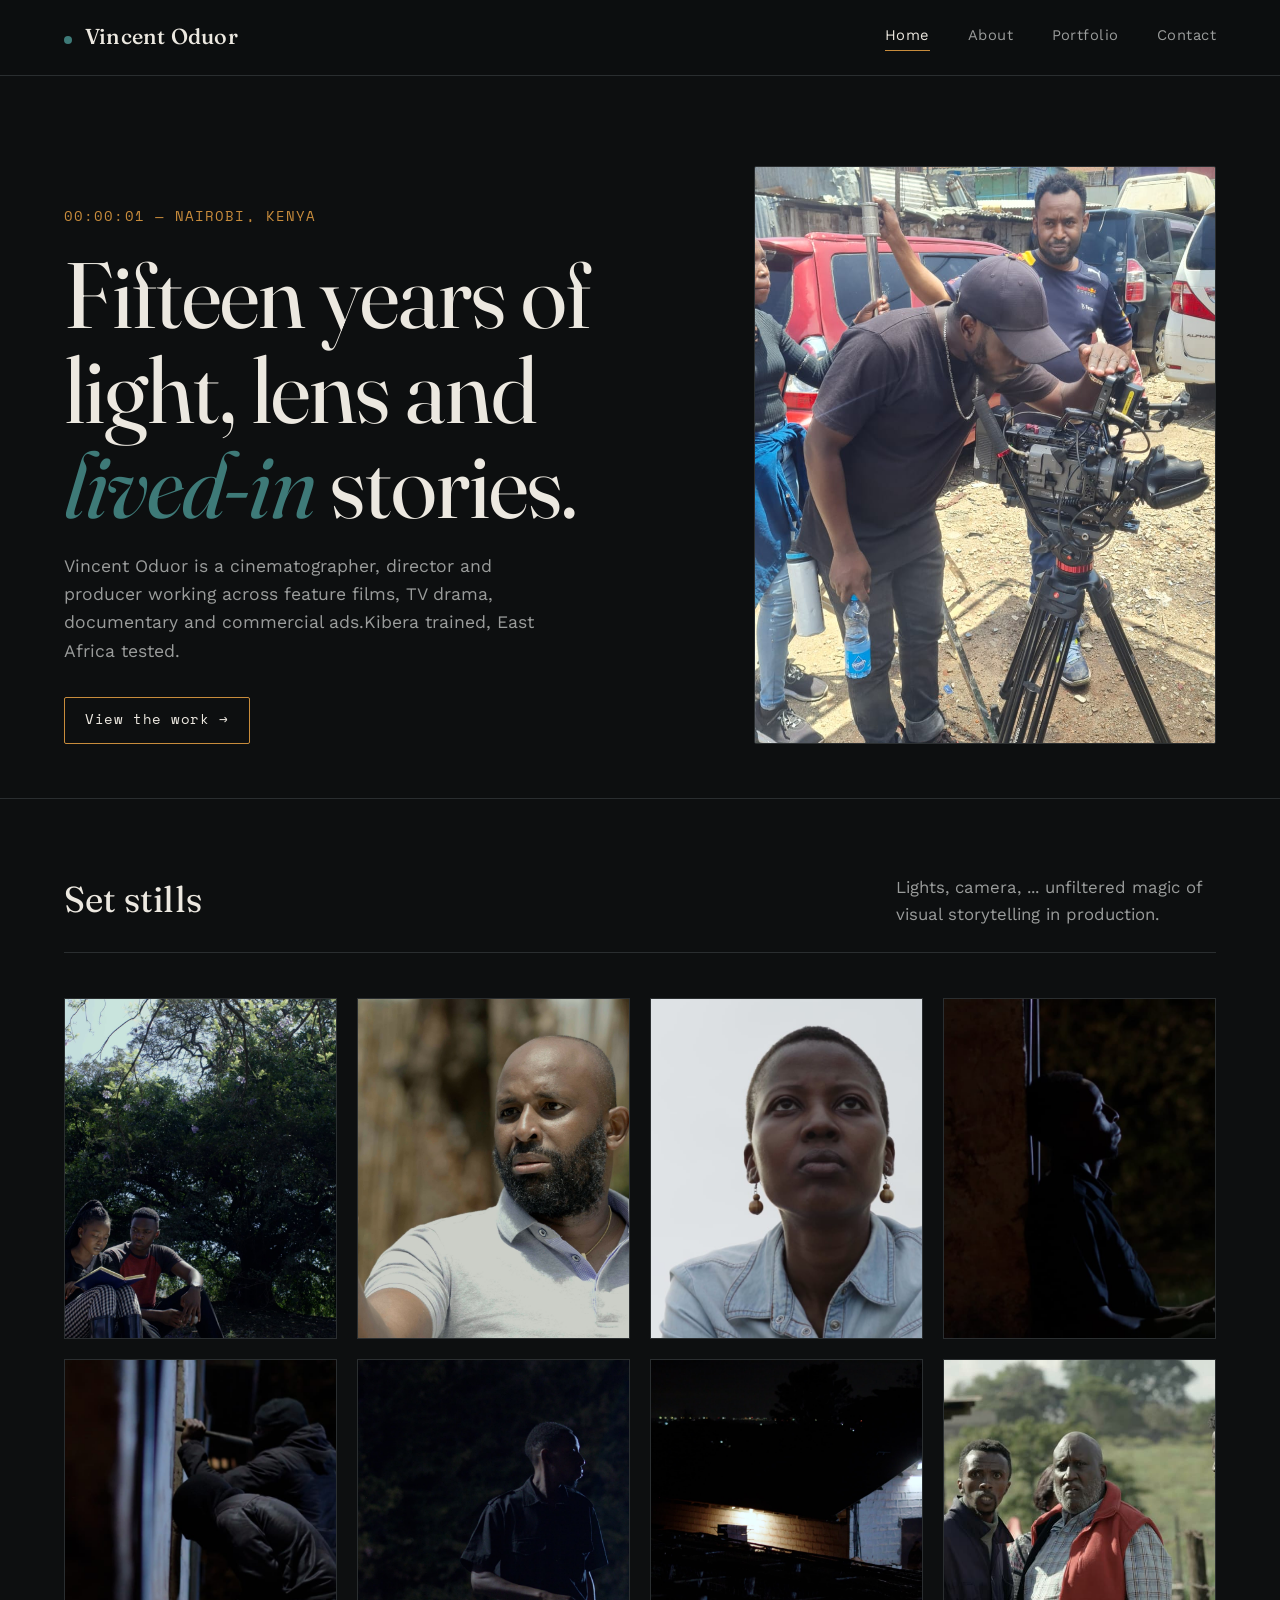
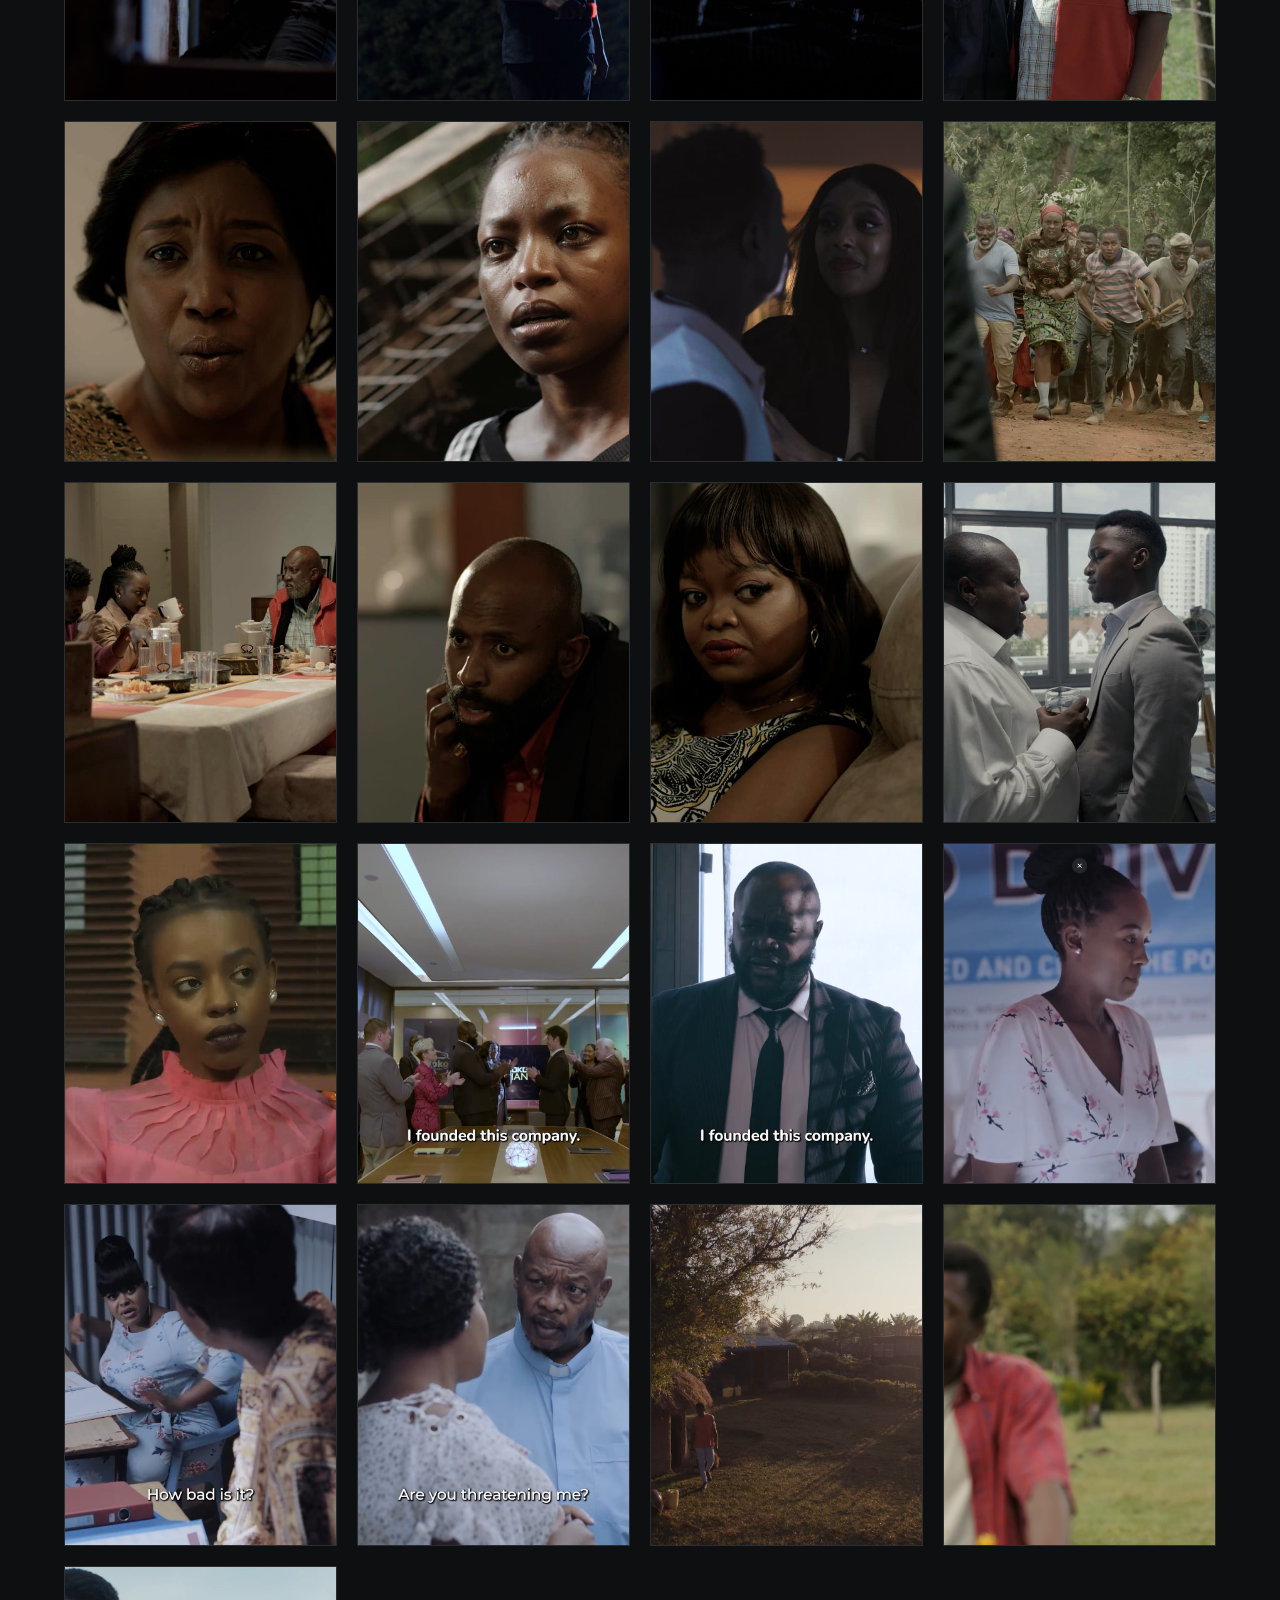
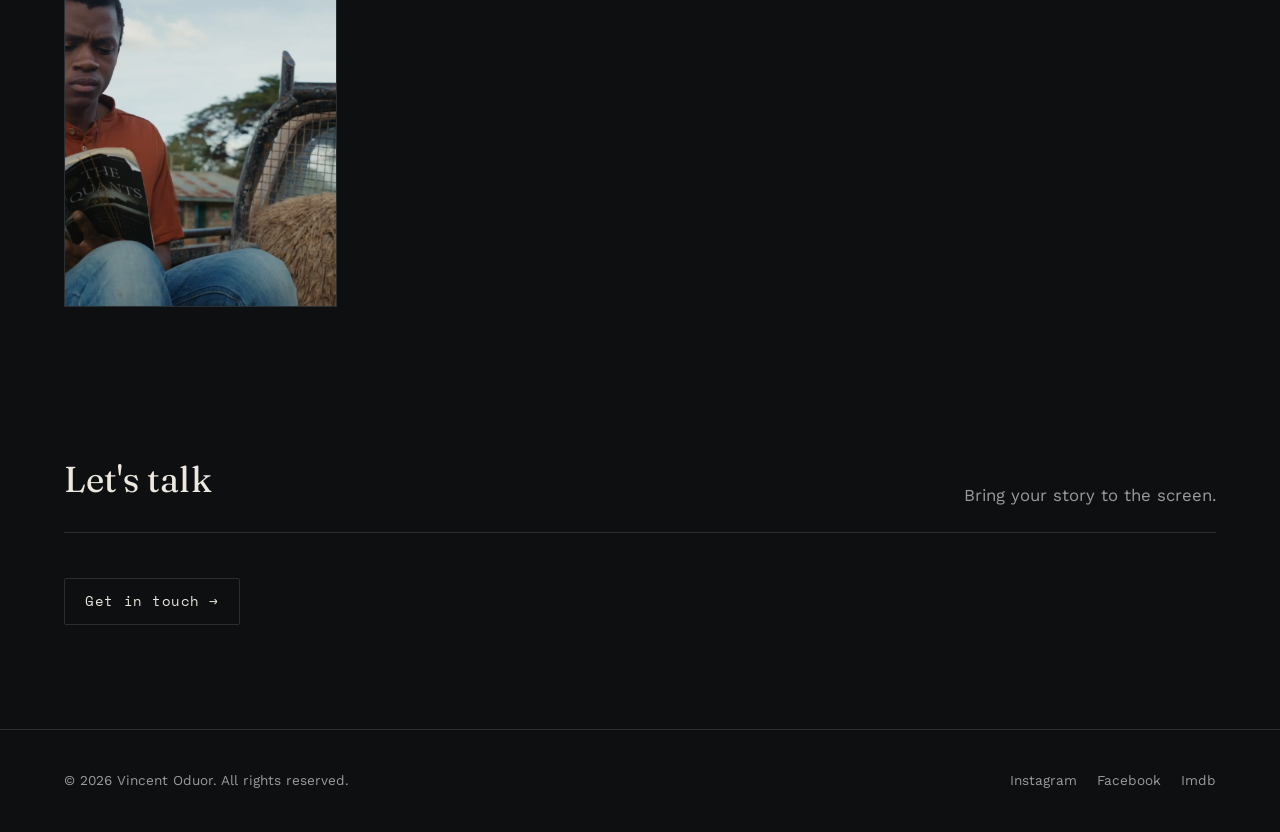
<file: index.html>
<!DOCTYPE html>
<html lang="en-GB">
<head>
<meta charset="UTF-8">
<meta name="viewport" content="width=device-width, initial-scale=1">
<title>Vincent Oduor || Producer, Director & Cinematographer</title>
<meta name="description" content="Kenya-based cinematographer and director specializing in camera operation, lighting, and narrative visual storytelling across feature films, TV series, and commercials.">
<link rel="stylesheet" href="style.css">
</head>
<body>

<header class="site-header">
  <div class="wrap">
    <a href="index.html" class="logo"><span class="rec-dot" aria-hidden="true"></span>Vincent Oduor</a>
    <nav class="main-nav" aria-label="Primary">
      <ul>
        <li><a href="index.html" aria-current="page">Home</a></li>
        <li><a href="about.html">About</a></li>
        <li><a href="portfolio.html">Portfolio</a></li>
        <li><a href="contact.html">Contact</a></li>
      </ul>
    </nav>
    <button class="nav-toggle" aria-label="Toggle menu" aria-expanded="false">☰</button>
  </div>
</header>

<main>
  <section class="hero">
    <div class="wrap hero-grid">
      <div>
        <span class="timecode hero-eyebrow">00:00:01 — NAIROBI, KENYA </span>
        <h1>Fifteen years of<br>light, lens and <em>lived-in</em> stories.</h1>
        <p class="hero-sub">Vincent Oduor is a cinematographer, director and producer working across feature films, TV drama, documentary and commercial ads.Kibera trained, East Africa tested.</p>
        <a href="portfolio.html" class="btn">View the work →</a>
      </div>
      <div class="hero-frame">
        <img src="images/1.jpg" alt="Love scene" class="hero-img">
      </div>
    </div>
  </section>

   
  <section id="stills">
    <div class="wrap">
      <div class="section-head">
        <h2>Set stills</h2>
        <p>Lights, camera, ... unfiltered magic of visual storytelling in production.</p>
      </div>

      <div class="stills-grid">
        <figure class="still">
          <img src="images/IMG-20260810-WA0019.jpg" alt="[Describe the shot — e.g. Behind the camera on 'Project Title']">
        </figure>
        <figure class="still">
          <img src="images/IMG-20260810-WA0026.jpg" alt="[Describe the shot]">
        </figure>
        <figure class="still">
          <img src="images/IMG-20260810-WA0029.jpg" alt="[Describe the shot]">
        </figure>
        <figure class="still">
          <img src="images/IMG-20260810-WA0041.jpg" alt="[Describe the shot]">
        </figure>
        <figure class="still">
          <img src="images/IMG-20260810-WA0043.jpg" alt="[Describe the shot]">
        </figure>
        <figure class="still">
          <img src="images/IMG-20260810-WA0044.jpg" alt="[Describe the shot]">
        </figure>
        <figure class="still">
          <img src="images/IMG-20260810-WA0047.jpg" alt="[Describe the shot]">
        </figure>
        <figure class="still">
          <img src="images/IMG-20260810-WA0049.jpg" alt="[Describe the shot]">
        </figure>
        <figure class="still">
          <img src="images/IMG-20260810-WA0052.jpg" alt="[Describe the shot]">
        </figure>
        <figure class="still">
          <img src="images/IMG-20260810-WA0077.jpg" alt="[Describe the shot]">
        </figure>
        <figure class="still">
          <img src="images/IMG-20260810-WA0076.jpg" alt="[Describe the shot]">
        </figure>
        <figure class="still">
          <img src="images/IMG-20260810-WA0075.jpg" alt="[Describe the shot]">
        </figure>
        <figure class="still">
          <img src="images/IMG-20260810-WA0074.jpg" alt="[Describe the shot]">
        </figure>
        <figure class="still">
          <img src="images/IMG-20260810-WA0073.jpg" alt="[Describe the shot]">
        </figure>
        <figure class="still">
          <img src="images/IMG-20260810-WA0072.jpg" alt="[Describe the shot]">
        </figure>
        <figure class="still">
          <img src="images/IMG-20260810-WA0070.jpg" alt="[Describe the shot]">
        </figure>
        <figure class="still">
          <img src="images/4.jpg" alt="[Describe the shot]">
        </figure>
        <figure class="still">
          <img src="images/5.jpg" alt="[Describe the shot]">
        </figure>
        <figure class="still">
          <img src="images/6.jpg" alt="[Describe the shot]">
        </figure>
        <figure class="still">
          <img src="images/7.jpg" alt="[Describe the shot]">
        </figure>
        <figure class="still">
          <img src="images/8.jpg" alt="[Describe the shot]">
        </figure>
        <figure class="still">
          <img src="images/9.jpg" alt="[Describe the shot]">
        </figure>
        <figure class="still">
          <img src="images/10.jpg" alt="[Describe the shot]">
        </figure>
        <figure class="still">
          <img src="images/11.jpg" alt="[Describe the shot]">
        </figure>
        <figure class="still">
          <img src="images/12.jpg" alt="[Describe the shot]">
        </figure>
      </div>
    </div>
  </section>

  <section>
    <div class="wrap">
      <div class="section-head">
        <h2>Let's talk</h2>
        <p> Bring your story to the screen.</p>
      </div>
      <a href="contact.html" class="btn btn-ghost">Get in touch →</a>
    </div>
  </section>
</main>

<footer class="site-footer">
  <div class="wrap footer-grid">
    <span>© 2026 Vincent Oduor. All rights reserved.</span>
    <ul class="footer-socials">
      <li><a href="https://www.instagram.com/vinny.smallz/">Instagram</a></li>
      <li><a href="https://web.facebook.com/vincentoduor.ochieng/photos/?_rdc=1&_rdr#">Facebook</a></li>
      <li><a href="https://www.imdb.com/name/nm10876936/">Imdb</a></li>
    </ul>
  </div>
</footer>

<script src="script.js"></script>
</body>
</html>
</file>
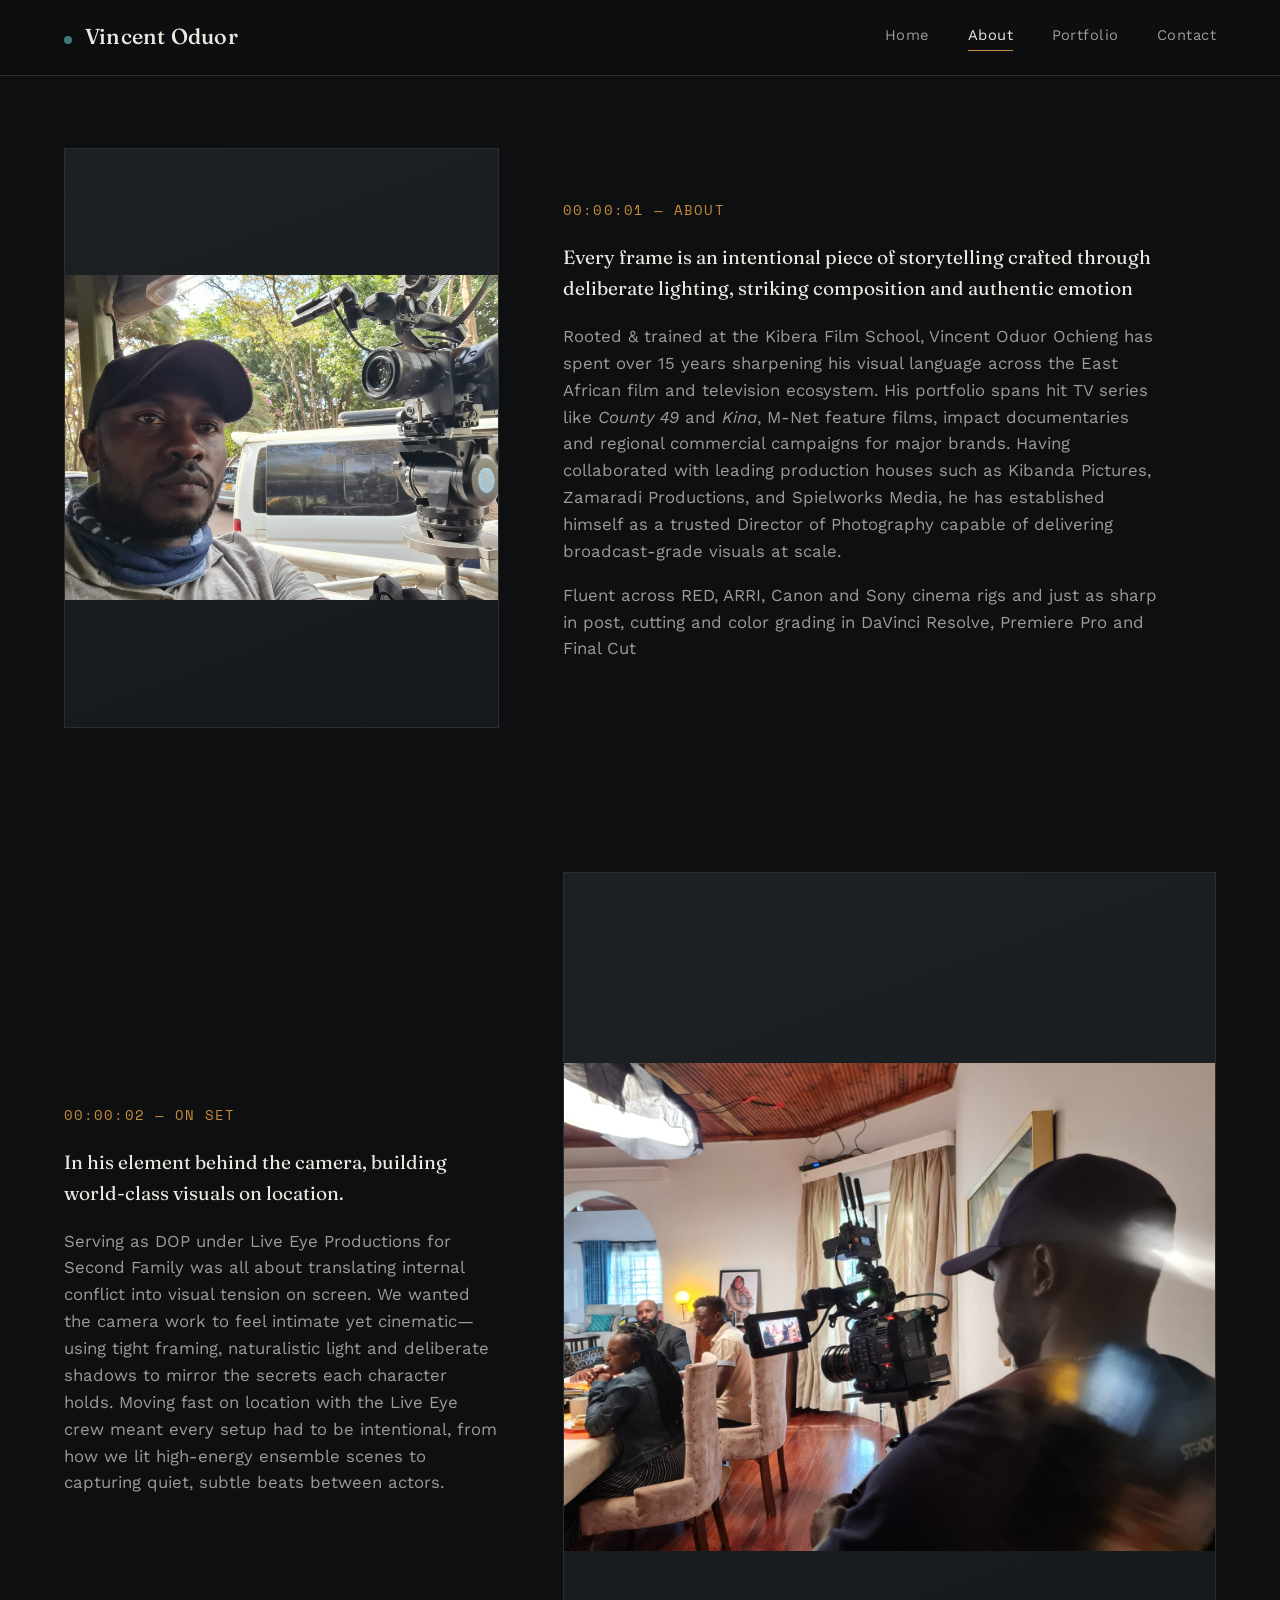
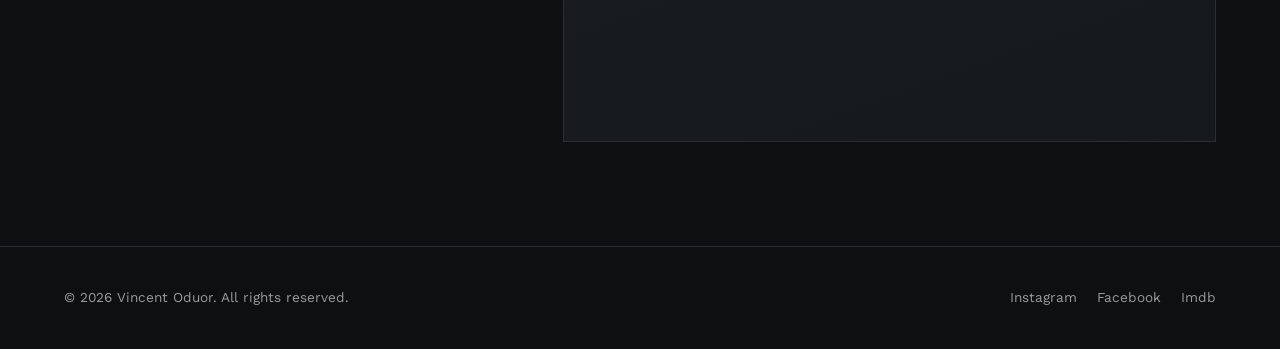
<file: about.html>
<!DOCTYPE html>
<html lang="en-GB">
<head>
<meta charset="UTF-8">
<meta name="viewport" content="width=device-width, initial-scale=1">
<title>About || Vincent Oduor</title>
<meta name="description" content="Nairobi-based cinematographer, DOP, and director specializing in high-end camera operation, lighting design, and narrative visual storytelling.">
<link rel="stylesheet" href="style.css">
</head>
<body>

<header class="site-header">
  <div class="wrap">
    <a href="index.html" class="logo"><span class="rec-dot" aria-hidden="true"></span>Vincent Oduor</a>
    <nav class="main-nav" aria-label="Primary">
      <ul>
        <li><a href="index.html">Home</a></li>
        <li><a href="about.html" aria-current="page">About</a></li>
        <li><a href="portfolio.html">Portfolio</a></li>
        <li><a href="contact.html">Contact</a></li>
      </ul>
    </nav>
    <button class="nav-toggle" aria-label="Toggle menu" aria-expanded="false">☰</button>
  </div>
</header>

<main>
  <section>
    <div class="wrap about-grid">
      <div class="about-portrait"> <img src="images/2.jpg" alt="Vincent"></div>
      <div class="about-copy">
        <span class="timecode">00:00:01 — About</span>
        <p>Every frame is an intentional piece of storytelling crafted through deliberate lighting, striking composition and authentic emotion</p>
        <p>
          Rooted & trained at the Kibera Film School, Vincent Oduor Ochieng has spent over 15 years sharpening  his visual language across the East African film and television ecosystem. His portfolio spans hit TV series like <em>County 49</em> and <em>Kina</em>, M-Net feature films, impact documentaries and regional commercial campaigns for major brands. Having collaborated with leading production houses such as Kibanda Pictures, Zamaradi Productions, and Spielworks Media, he has established himself as a trusted Director of Photography capable of delivering broadcast-grade visuals at scale.
        </p>
        <p>Fluent across RED, ARRI, Canon and Sony cinema rigs and just as sharp in post, cutting and color grading in DaVinci Resolve, Premiere Pro and Final Cut</p>
      </div>
    </div>
  </section>

<section>
  <div class="wrap about-grid">
    <div class="about-copy" style="order:1;">
      <span class="timecode">00:00:02 — On Set</span>
      <p>In his element behind the camera, building world-class visuals on location.</p>
      <p>
        Serving as DOP under Live Eye Productions for Second Family was all about translating internal conflict into visual tension on screen. We wanted the camera work to feel intimate yet cinematic—using tight framing, naturalistic light and deliberate shadows to mirror the secrets each character holds.
        Moving fast on location with the Live Eye crew meant every setup had to be intentional, from how we lit high-energy ensemble scenes to capturing quiet, subtle beats between actors.
      </p>
    </div>
    <div class="about-portrait" style="order:2;">
      <img src="images/3.jpg" alt="[Client Name] on set">
    </div>
  </div>
</section>
</main>

<footer class="site-footer">
  <div class="wrap footer-grid">
    <span>© 2026 Vincent Oduor. All rights reserved.</span>
    <ul class="footer-socials">
      <li><a href="https://www.instagram.com/vinny.smallz/">Instagram</a></li>
      <li><a href="https://web.facebook.com/vincentoduor.ochieng/photos/?_rdc=1&_rdr#">Facebook</a></li>
      <li><a href="https://www.imdb.com/name/nm10876936/">Imdb</a></li>
    </ul>
  </div>
</footer>

<script src="script.js"></script>
</body>
</html>
</file>
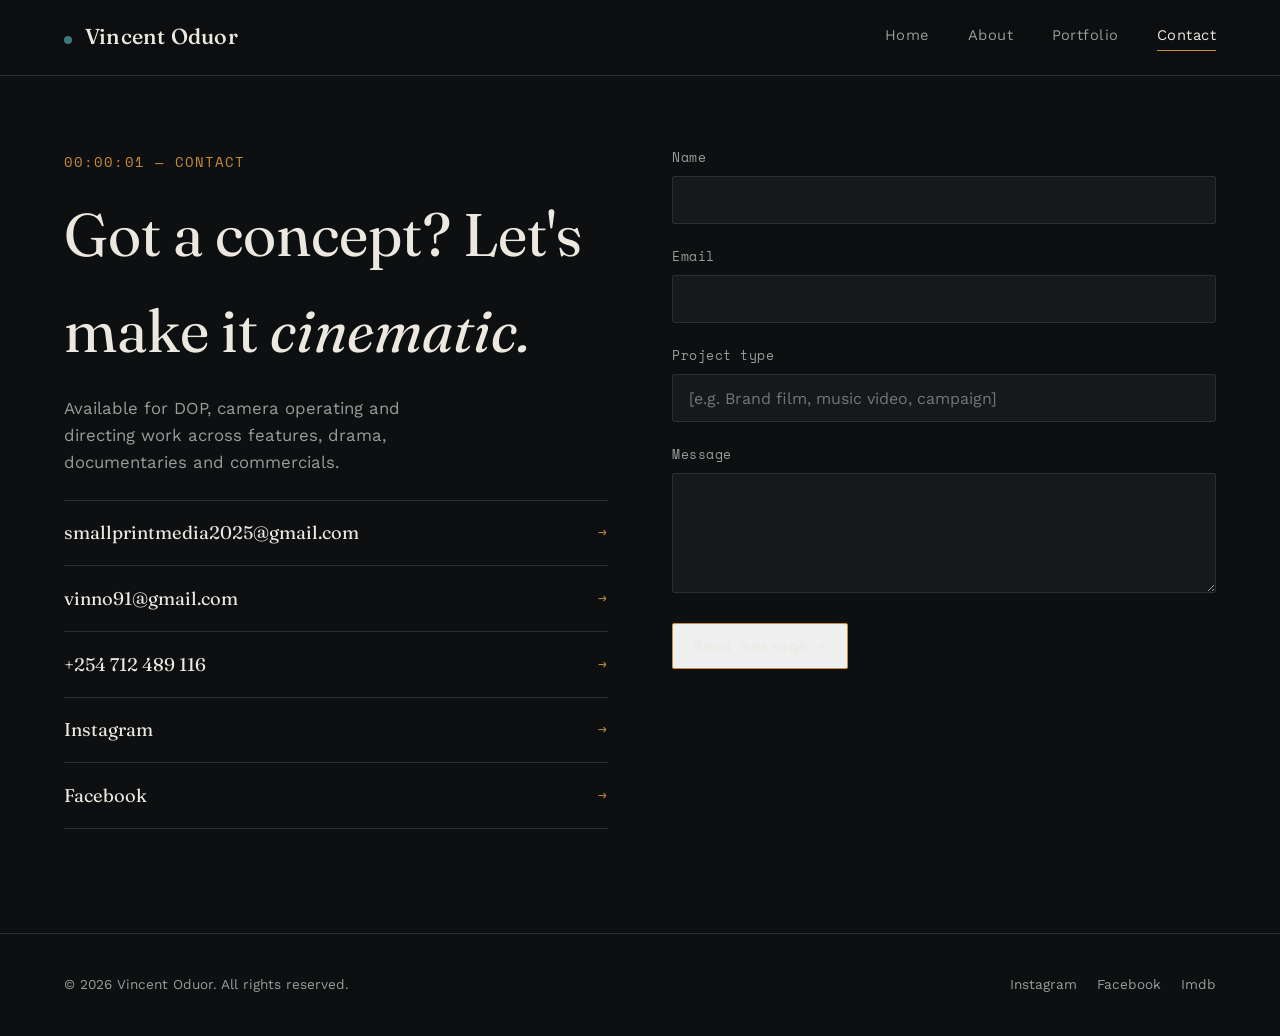
<file: contact.html>
<!DOCTYPE html>
<html lang="en-GB">
<head>
<meta charset="UTF-8">
<meta name="viewport" content="width=device-width, initial-scale=1">
<title>Contact || Vincent Oduor</title>
<meta name="description" content="Got a story to tell? Let’s talk.">
<link rel="stylesheet" href="style.css">
</head>
<body>

<header class="site-header">
  <div class="wrap">
    <a href="index.html" class="logo"><span class="rec-dot" aria-hidden="true"></span>Vincent Oduor</a>
    <nav class="main-nav" aria-label="Primary">
      <ul>
        <li><a href="index.html">Home</a></li>
        <li><a href="about.html">About</a></li>
        <li><a href="portfolio.html">Portfolio</a></li>
        <li><a href="contact.html" aria-current="page">Contact</a></li>
      </ul>
    </nav>
    <button class="nav-toggle" aria-label="Toggle menu" aria-expanded="false">☰</button>
  </div>
</header>

<main>
  <section>
    <div class="wrap contact-grid">
      <div>
        <span class="timecode">00:00:01 — Contact</span>
        <h2 style="font-family:var(--font-display);font-weight:400;font-size:var(--step-h1);margin:0.75rem 0 1rem;">Got a concept? Let's make it <em>cinematic.</em></h2>
        <p style="color:var(--text-dim);max-width:40ch;">Available for DOP, camera operating and directing work across features, drama, documentaries and commercials.</p>

        <ul class="contact-links">
          <li><a href="mailto:smallprintmedia2025@gmail.com">smallprintmedia2025@gmail.com <span class="timecode">→</span></a></li>
          <li><a href="mailto:vinno91@gmail.com">vinno91@gmail.com <span class="timecode">→</span></a></li>
          <li><a href="tel:+254712489116">+254 712 489 116 <span class="timecode">→</span></a></li>
          <li><a href="https://www.instagram.com/vinny.smallz/">Instagram <span class="timecode">→</span></a></li>
          <li><a href="https://web.facebook.com/vincentoduor.ochieng/photos/?_rdc=1&_rdr#">Facebook <span class="timecode">→</span></a></li>
        </ul>
      </div>

      <div>
        <form action="#" method="post">
          <div class="field">
            <label for="name">Name</label>
            <input type="text" id="name" name="name" required>
          </div>
          <div class="field">
            <label for="email">Email</label>
            <input type="email" id="email" name="email" required>
          </div>
          <div class="field">
            <label for="project">Project type</label>
            <input type="text" id="project" name="project" placeholder="[e.g. Brand film, music video, campaign]">
          </div>
          <div class="field">
            <label for="message">Message</label>
            <textarea id="message" name="message" required></textarea>
          </div>
          <button type="submit" class="btn">Send message →</button>
        </form>
      </div>
    </div>
  </section>
</main>

<footer class="site-footer">
  <div class="wrap footer-grid">
    <span>© 2026 Vincent Oduor. All rights reserved.</span>
    <ul class="footer-socials">
      <li><a href="https://www.instagram.com/vinny.smallz/">Instagram</a></li>
      <li><a href="https://web.facebook.com/vincentoduor.ochieng/reels/?_rdc=1&_rdr#">Facebook</a></li>
      <li><a href="https://www.imdb.com/name/nm10876936/">Imdb</a></li>
    </ul>
  </div>
</footer>

<script src="script.js"></script>
</body>
</html>
</file>
<file: style.css>
/* ==========================================================================
   SITE-WIDE STYLESHEET
   One shared design system across all pages. Tokens live at the top —
   change these and the whole site follows.
   ========================================================================== */

@import url('https://fonts.googleapis.com/css2?family=Fraunces:ital,opsz,wght@0,9..144,300;0,9..144,400;0,9..144,500;0,9..144,600;1,9..144,500&family=Work+Sans:wght@300;400;500;600&family=Space+Mono:wght@400;700&display=swap');

:root{
  /* --- Color: near-black base, warm off-white text, teal/amber grade accent --- */
  --bg:            #0D0F10;
  --bg-alt:        #16191B;
  --bg-raised:     #1D2123;
  --text:          #ECE8E0;
  --text-dim:      #9A9C9B;
  --hairline:      #2A2E30;
  --accent-amber:  #C88C3C;
  --accent-teal:   #3E7A78;

  /* --- Type --- */
  --font-display: 'Fraunces', Georgia, serif;
  --font-body:    'Work Sans', -apple-system, sans-serif;
  --font-mono:    'Space Mono', monospace;

  --step-hero:  clamp(2.75rem, 6vw + 1rem, 6.5rem);
  --step-h1:    clamp(2.25rem, 4vw + 1rem, 3.75rem);
  --step-h2:    clamp(1.5rem, 2vw + 1rem, 2.25rem);
  --step-body:  1.05rem;
  --step-small: 0.85rem;

  --gutter: clamp(1.5rem, 5vw, 4rem);
  --maxw: 1400px;
}

*{box-sizing:border-box;}
html{scroll-behavior:smooth;}
body{
  margin:0;
  background:var(--bg);
  color:var(--text);
  font-family:var(--font-body);
  font-size:var(--step-body);
  line-height:1.6;
  -webkit-font-smoothing:antialiased;
}

a{color:inherit;text-decoration:none;}
img{max-width:100%;display:block;}
.wrap{max-width:var(--maxw);margin:0 auto;padding-inline:var(--gutter);}

::selection{background:var(--accent-amber);color:#0D0F10;}

:focus-visible{
  outline:2px solid var(--accent-amber);
  outline-offset:3px;
}

/* --- Utility: timecode-style label, the site's signature motif ---
   Used anywhere content needs an index: nav state, project numbers,
   section eyebrows. Format loosely echoes SMPTE timecode (HH:MM:SS). */
.timecode,
.slate-tag{
  font-family:var(--font-mono);
  font-size:var(--step-small);
  letter-spacing:0.08em;
  color:var(--accent-amber);
  text-transform:uppercase;
}

/* ==========================================================================
   HEADER / NAV
   Supports either header markup:
     <header class="site-header"><nav class="main-nav">...
     <header><div class="wrap nav-row"><nav>...
   ========================================================================== */
.site-header,
header{
  position:sticky;
  top:0;
  z-index:50;
  background:rgba(13,15,16,0.85);
  backdrop-filter:blur(10px);
  border-bottom:1px solid var(--hairline);
}
.site-header .wrap,
.nav-row{
  display:flex;
  align-items:center;
  justify-content:space-between;
  padding-block:1.25rem;
}
.logo{
  font-family:var(--font-display);
  font-size:1.35rem;
  font-weight:500;
  letter-spacing:0.01em;
}
.logo span{
  color:var(--accent-teal);
  font-weight:400;
  font-style:italic;
}
.logo .rec-dot{
  display:inline-block;
  width:8px;height:8px;
  border-radius:50%;
  background:var(--accent-teal);
  margin-right:0.6em;
  animation:pulse 2.4s ease-in-out infinite;
}
@media (prefers-reduced-motion: reduce){
  .logo .rec-dot{animation:none;}
}
@keyframes pulse{
  0%,100%{opacity:1;}
  50%{opacity:0.35;}
}

.main-nav ul,
nav ul{
  list-style:none;
  display:flex;
  gap:clamp(1.25rem,3vw,2.5rem);
  margin:0;padding:0;
}
.main-nav a,
nav a{
  font-size:0.92rem;
  letter-spacing:0.03em;
  color:var(--text-dim);
  display:flex;
  align-items:center;
  gap:0.5em;
  position:relative;
  padding-bottom:4px;
  transition:color 0.2s ease;
}
.main-nav a:hover, .main-nav a[aria-current="page"],
nav a:hover, nav a[aria-current="page"]{color:var(--text);}
.main-nav a[aria-current="page"]::after,
nav a[aria-current="page"]::after{
  content:"";
  position:absolute;
  left:0;bottom:0;
  width:100%;height:1px;
  background:var(--accent-amber);
}
.rec-dot{
  width:8px;height:8px;border-radius:50%;background:var(--accent-teal);
  display:inline-block;animation:pulse 2.4s ease-in-out infinite;
}

.nav-toggle{
  display:none;
  background:none;
  border:1px solid var(--hairline);
  color:var(--text);
  width:40px;height:40px;
  border-radius:4px;
  cursor:pointer;
}

@media (max-width: 720px){
  .nav-toggle{display:block;}
  .main-nav{
    position:absolute;
    top:100%;left:0;right:0;
    background:var(--bg-alt);
    border-bottom:1px solid var(--hairline);
    max-height:0;
    overflow:hidden;
    transition:max-height 0.3s ease;
  }
  .main-nav.open{max-height:320px;}
  .main-nav ul{
    flex-direction:column;
    gap:0;
    padding:1rem var(--gutter) 1.5rem;
  }
  .main-nav li{padding:0.6rem 0;border-bottom:1px solid var(--hairline);}
  .main-nav li:last-child{border-bottom:none;}
}

/* ==========================================================================
   HERO (home page) / PAGE BANNER (interior pages)
   ========================================================================== */
.hero,
.page-banner{
  padding-block:clamp(3rem,10vh,7rem) clamp(2rem,6vh,4rem);
  border-bottom:1px solid var(--hairline);
}
.hero-grid{
  display:grid;
  grid-template-columns:1.15fr 0.85fr;
  gap:clamp(2rem,5vw,4rem);
  align-items:end;
}
@media (max-width:880px){
  .hero-grid{grid-template-columns:1fr;}
}
.hero-eyebrow{
  display:block;
  margin-bottom:1.25rem;
}
.hero h1{
  font-family:var(--font-display);
  font-size:var(--step-hero);
  font-weight:400;
  line-height:1.02;
  margin:0 0 1.25rem;
  letter-spacing:-0.01em;
}
.hero h1 em{
  font-style:italic;
  color:var(--accent-teal);
}
.hero-sub{
  color:var(--text-dim);
  font-size:1.1rem;
  max-width:46ch;
  margin:0 0 2rem;
}
.hero-frame{
  aspect-ratio:4/5;
  background:linear-gradient(160deg, var(--bg-raised), var(--bg-alt));
  border:1px solid var(--hairline);
  border-radius:2px;
  position:relative;
  overflow:hidden;
  display:flex;
  align-items:flex-end;
  padding:1.25rem;
}
.hero-frame img{
  position:absolute;
  inset:0;
  width:100%;
  height:100%;
  object-fit:cover;
}
.hero-frame::before{
  content:"";
  position:absolute;inset:0;
  background:repeating-linear-gradient(
      transparent, transparent 2px,
      rgba(255,255,255,0.015) 3px, transparent 4px
    );
  pointer-events:none;
}
.hero-frame .frame-label{
  font-family:var(--font-mono);
  font-size:0.72rem;
  color:var(--text-dim);
  letter-spacing:0.06em;
}

/* page-banner (interior page variant, e.g. Portfolio) */
.page-banner h1{
  font-family:var(--font-display);
  font-weight:400;
  font-size:var(--step-h1);
  line-height:1.08;
  margin:0 0 1.25rem;
  max-width:18ch;
}
.page-banner h1 em{
  font-style:italic;
  font-weight:500;
  color:var(--accent-teal);
}
.lead{
  color:var(--text-dim);
  font-size:1.1rem;
  max-width:60ch;
  margin:0;
}

/* buttons */
.btn{
  display:inline-flex;
  align-items:center;
  gap:0.6em;
  font-family:var(--font-mono);
  font-size:0.85rem;
  letter-spacing:0.04em;
  padding:0.85em 1.5em;
  border:1px solid var(--accent-amber);
  color:var(--text);
  border-radius:2px;
  transition:background 0.2s ease, color 0.2s ease;
}
.btn:hover{background:var(--accent-amber);color:#0D0F10;}
.btn-ghost{border-color:var(--hairline);}
.btn-ghost:hover{background:var(--bg-raised);color:var(--text);}

/* ==========================================================================
   SECTION SCAFFOLDING
   ========================================================================== */
section{padding-block:clamp(3rem,8vh,6rem);}
.section-head{
  display:flex;
  justify-content:space-between;
  align-items:flex-end;
  gap:2rem;
  margin-bottom:clamp(2rem,5vh,3.5rem);
  border-bottom:1px solid var(--hairline);
  padding-bottom:1.5rem;
}
.section-head h2{
  font-family:var(--font-display);
  font-size:var(--step-h2);   /* was --step-h1 in the original template file — too large next to the hero */
  font-weight:400;
  margin:0;
}
.section-head p{
  color:var(--text-dim);
  max-width:32ch;
  margin:0;
}
@media (max-width:640px){
  .section-head{flex-direction:column;align-items:flex-start;gap:0.5rem;}
}

/* ==========================================================================
   PROJECT / WORK LIST — timecode-indexed rows (home preview)
   ========================================================================== */
.reel-list{border-top:1px solid var(--hairline);}
.reel-row{
  display:grid;
  grid-template-columns:5.5rem 1fr auto;
  align-items:center;
  gap:1.5rem;
  padding:1.75rem 0;
  border-bottom:1px solid var(--hairline);
  transition:background 0.2s ease;
}
.reel-row:hover{background:var(--bg-alt);}
.reel-row a.reel-title{
  font-family:var(--font-display);
  font-size:clamp(1.3rem,2.5vw,2rem);
  font-weight:400;
}
.reel-meta{
  display:flex;
  gap:1.5rem;
  color:var(--text-dim);
  font-size:0.85rem;
  flex-wrap:wrap;
}
@media (max-width:640px){
  .reel-row{grid-template-columns:3.5rem 1fr;}
  .reel-meta{display:none;}
}

/* portfolio grid card (thumbnail variant — used if you're not doing full-width video rows) */
.grid-work{
  display:grid;
  grid-template-columns:repeat(auto-fit,minmax(300px,1fr));
  gap:clamp(1.5rem,3vw,2.5rem);
}
.work-card{
  border:1px solid var(--hairline);
  border-radius:2px;
  overflow:hidden;
  background:var(--bg-alt);
}
.work-thumb{
  aspect-ratio:16/10;
  background:linear-gradient(150deg,var(--bg-raised),var(--bg-alt));
  position:relative;
}
.work-thumb .timecode{position:absolute;bottom:0.85rem;left:0.85rem;}
.work-body{padding:1.25rem 1.4rem 1.5rem;}
.work-body h3{
  font-family:var(--font-display);
  font-weight:400;
  font-size:1.3rem;
  margin:0 0 0.4rem;
}
.work-body p{color:var(--text-dim);font-size:0.92rem;margin:0;}

/* ==========================================================================
   REEL ENTRIES / SLATE LIST — flowing, full-width video rows, in order
   (two naming variants kept: .reel-entry-* from the base template,
   .slate-* from the Vincent Oduor build — both point at the same look)
   ========================================================================== */
.reel-entries,
.slate-list{
  display:flex;
  flex-direction:column;
  gap:clamp(3rem,8vh,5rem);
}
.slate{max-width:900px;}

.reel-entry-media,
.slate-media{
  width:100%;
  aspect-ratio:16/9;
  background:var(--bg-alt);
  border:1px solid var(--hairline);
  overflow:hidden;
  position:relative;
}
.reel-entry-media video,
.reel-entry-media img,
.slate-media video,
.slate-media img{
  position:absolute;
  inset:0;
  width:100%;
  height:100%;
  object-fit:cover;
  background:#000;
}

.reel-entry-body,
.slate-body{
  padding-top:1.1rem;
  border-top:1px solid var(--hairline);
}
.reel-entry-title,
.slate-body h3{
  font-family:var(--font-display);
  font-weight:400;
  font-size:clamp(1.4rem,2.5vw,1.9rem);
  margin:0 0 0.5rem;
}
.reel-entry-credit,
.slate-credit{
  color:var(--text-dim);
  font-family:var(--font-mono);
  font-size:0.85rem;
  letter-spacing:0.02em;
  margin:0 0 0.75rem;
}
.reel-entry-link{
  display:inline-flex;
  align-items:center;
  gap:0.5em;
  font-family:var(--font-mono);
  font-size:0.82rem;
  letter-spacing:0.04em;
  color:var(--accent-teal);
  border-bottom:1px solid transparent;
  transition:border-color 0.2s ease;
}
.reel-entry-link:hover{border-color:var(--accent-teal);}

.slate-meta span{color:var(--text-dim);font-size:0.9rem;}
.slate-meta b{color:var(--text);font-weight:500;margin-right:0.4em;}

/* ==========================================================================
   CREDITS SECTION — full credit list, grouped by category
   ========================================================================== */
.credits{border-top:1px solid var(--hairline);}
.credits-group{margin-bottom:2.5rem;}
.credits-group h3{
  font-family:var(--font-display);
  font-weight:400;
  font-size:1.2rem;
  color:var(--accent-amber);
  margin:0 0 1rem;
}
.credits-list{
  display:grid;
  grid-template-columns:repeat(auto-fill,minmax(260px,1fr));
  gap:0.5rem 2rem;
}
.credits-list > div{
  display:flex;
  justify-content:space-between;
  gap:1rem;
  padding:0.75rem 0;
  border-bottom:1px solid var(--hairline);
  font-size:0.92rem;
}
.credits-list b{font-weight:500;color:var(--text);}
.credits-list em{font-style:normal;color:var(--text-dim);text-align:right;}

/* ==========================================================================
   ABOUT PAGE PIECES
   ========================================================================== */
.about-grid{
  display:grid;
  grid-template-columns:0.8fr 1.2fr;
  gap:clamp(2rem,5vw,5rem);
  align-items:center;
}
@media (max-width:880px){.about-grid{grid-template-columns:1fr;}}
.about-portrait{
  aspect-ratio:3/4;
  background:linear-gradient(160deg,var(--bg-raised),var(--bg-alt));
  border:1px solid var(--hairline);
  overflow:hidden;
  position:relative;
}
.about-portrait img{
  position:absolute;
  inset:0;
  width:100%;
  height:100%;
  object-fit:contain;
  object-position:center;
}
.about-copy p{color:var(--text-dim);max-width:60ch;}
.about-copy p:first-of-type{
  color:var(--text);
  font-size:1.2rem;
  font-family:var(--font-display);
}

.stat-row{
  display:grid;
  grid-template-columns:repeat(auto-fit,minmax(140px,1fr));
  gap:1.5rem;
  margin-top:2.5rem;
  padding-top:2rem;
  border-top:1px solid var(--hairline);
}
.stat .num{
  font-family:var(--font-display);
  font-size:2.2rem;
  color:var(--accent-amber);
  display:block;
}
.stat .label{color:var(--text-dim);font-size:0.82rem;letter-spacing:0.03em;}

/* single-line credit list (About page — distinct from the grouped .credits-list above) */
.credit-list{list-style:none;margin:0;padding:0;border-top:1px solid var(--hairline);}
.credit-list li{
  display:flex;
  justify-content:space-between;
  gap:1rem;
  padding:1rem 0;
  border-bottom:1px solid var(--hairline);
  color:var(--text-dim);
  font-size:0.92rem;
}
.credit-list li span:first-child{color:var(--text);}

/* ==========================================================================
   CONTACT PAGE
   ========================================================================== */
.contact-grid{
  display:grid;
  grid-template-columns:1fr 1fr;
  gap:clamp(2rem,5vw,5rem);
}
@media (max-width:880px){.contact-grid{grid-template-columns:1fr;}}

.contact-links{list-style:none;margin:1.5rem 0 0;padding:0;}
.contact-links li{border-top:1px solid var(--hairline);}
.contact-links li:last-child{border-bottom:1px solid var(--hairline);}
.contact-links a{
  display:flex;
  justify-content:space-between;
  align-items:center;
  padding:1.1rem 0;
  font-family:var(--font-display);
  font-size:1.15rem;
}
.contact-links a .timecode{transition:transform 0.2s ease;}
.contact-links a:hover .timecode{transform:translateX(4px);}

.field{margin-bottom:1.4rem;}
.field label{
  display:block;
  font-size:0.8rem;
  letter-spacing:0.04em;
  color:var(--text-dim);
  margin-bottom:0.5rem;
  font-family:var(--font-mono);
}
.field input,
.field textarea{
  width:100%;
  background:var(--bg-alt);
  border:1px solid var(--hairline);
  color:var(--text);
  padding:0.85rem 1rem;
  font-family:var(--font-body);
  font-size:1rem;
  border-radius:2px;
}
.field textarea{resize:vertical;min-height:120px;}
.field input:focus,
.field textarea:focus{border-color:var(--accent-amber);}

/* ==========================================================================
   FOOTER
   ========================================================================== */
.site-footer{
  border-top:1px solid var(--hairline);
  padding-block:2.5rem;
  margin-top:2rem;
}
.footer-grid,
.foot-bottom{
  display:flex;
  justify-content:space-between;
  align-items:center;
  flex-wrap:wrap;
  gap:1rem;
  color:var(--text-dim);
  font-size:0.85rem;
}
.footer-socials{
  display:flex;
  gap:1.25rem;
  list-style:none;
  margin:0;padding:0;
}

.stills-grid{
  display:grid;
  grid-template-columns:repeat(auto-fit,minmax(220px,1fr));
  gap:clamp(0.75rem,2vw,1.25rem);
}
.still{
  margin:0;
  aspect-ratio:4/5;
  overflow:hidden;
  border:1px solid var(--hairline);
  background:var(--bg-alt);
}
.still img{
  width:100%;height:100%;
  object-fit:cover;
  transition:transform 0.4s ease;
}
.still:hover img{transform:scale(1.04);}
@media (prefers-reduced-motion: reduce){
  .still:hover img{transform:none;}
}
</file>
